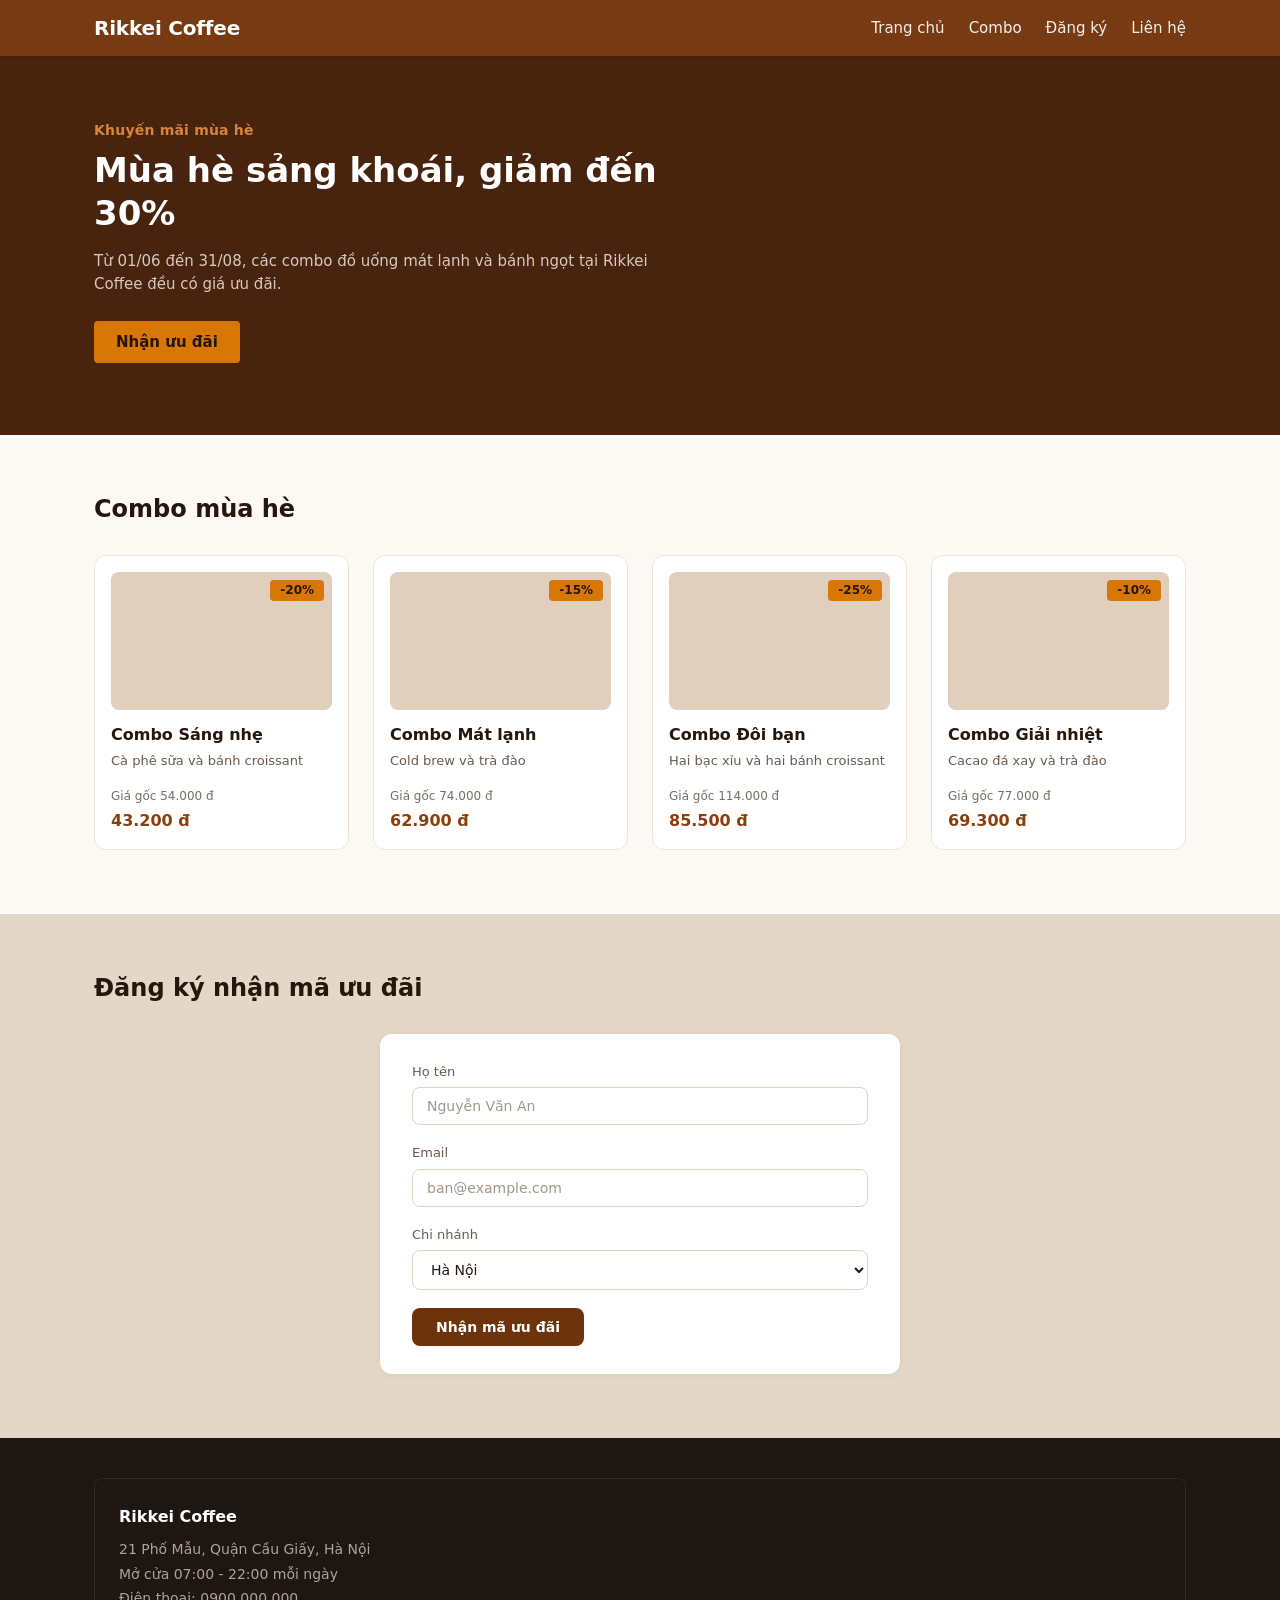
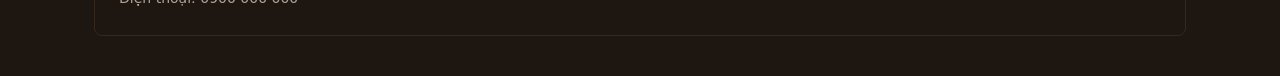
<file: index.html>
<!DOCTYPE html>
<html lang="vi">
<head>
  <meta charset="UTF-8">
  <meta name="viewport" content="width=device-width, initial-scale=1.0">
  <title>Rikkei Coffee - Cà phê chuẩn vị, Mùa hè sảng khoái</title>
  <link rel="stylesheet" href="style.css">
</head>
<body>

  <!-- ==================== ĐẦU TRANG (HEADER) ==================== -->
  <header class="site-header">
    <div class="header-container">
      <a href="#" class="brand-logo">Rikkei Coffee</a>
      
      <!-- Nút ba gạch hiển thị trên thiết bị di động (< 768px) -->
      <button class="hamburger-btn" type="button" aria-label="Menu" aria-expanded="false">
        <span class="hamburger-line"></span>
        <span class="hamburger-line"></span>
        <span class="hamburger-line"></span>
      </button>

      <!-- Thanh điều hướng menu trên máy tính (>= 768px) -->
      <nav class="site-nav" aria-label="Điều hướng chính">
        <ul class="nav-list">
          <li class="nav-item"><a href="#" class="nav-link">Trang chủ</a></li>
          <li class="nav-item"><a href="#combo" class="nav-link">Combo</a></li>
          <li class="nav-item"><a href="#register" class="nav-link">Đăng ký</a></li>
          <li class="nav-item"><a href="#footer" class="nav-link">Liên hệ</a></li>
        </ul>
      </nav>
    </div>
  </header>

  <!-- ==================== NỘI DUNG CHÍNH (MAIN) ==================== -->
  <main class="main-content">

    <!-- ==================== PHẦN MỞ ĐẦU (HERO) ==================== -->
    <section class="hero-section">
      <div class="container hero-container">
        <p class="hero-subtitle">Khuyến mãi mùa hè</p>
        <h1 class="hero-title">Mùa hè sảng khoái, giảm đến 30%</h1>
        <p class="hero-desc">
          Từ 01/06 đến 31/08, các combo đồ uống mát lạnh và bánh ngọt tại Rikkei Coffee đều có giá ưu đãi.
        </p>
        <a href="#combo" class="btn btn-hero">Nhận ưu đãi</a>
      </div>
    </section>

    <!-- ==================== LƯỚI COMBO (COMBO SECTION) ==================== -->
    <section class="combo-section" id="combo">
      <div class="container">
        <h2 class="section-title">Combo mùa hè</h2>
        <div class="combo-grid">
          
          <!-- Thẻ Combo 1 -->
          <article class="combo-card">
            <div class="combo-image">
              <span class="discount-badge">-20%</span>
            </div>
            <h3 class="combo-name">Combo Sáng nhẹ</h3>
            <p class="combo-desc">Cà phê sữa và bánh croissant</p>
            <div class="combo-price-group">
              <p class="combo-old-price">Giá gốc 54.000 đ</p>
              <p class="combo-price">43.200 đ</p>
            </div>
          </article>

          <!-- Thẻ Combo 2 -->
          <article class="combo-card">
            <div class="combo-image">
              <span class="discount-badge">-15%</span>
            </div>
            <h3 class="combo-name">Combo Mát lạnh</h3>
            <p class="combo-desc">Cold brew và trà đào</p>
            <div class="combo-price-group">
              <p class="combo-old-price">Giá gốc 74.000 đ</p>
              <p class="combo-price">62.900 đ</p>
            </div>
          </article>

          <!-- Thẻ Combo 3 -->
          <article class="combo-card">
            <div class="combo-image">
              <span class="discount-badge">-25%</span>
            </div>
            <h3 class="combo-name">Combo Đôi bạn</h3>
            <p class="combo-desc">Hai bạc xỉu và hai bánh croissant</p>
            <div class="combo-price-group">
              <p class="combo-old-price">Giá gốc 114.000 đ</p>
              <p class="combo-price">85.500 đ</p>
            </div>
          </article>

          <!-- Thẻ Combo 4 -->
          <article class="combo-card">
            <div class="combo-image">
              <span class="discount-badge">-10%</span>
            </div>
            <h3 class="combo-name">Combo Giải nhiệt</h3>
            <p class="combo-desc">Cacao đá xay và trà đào</p>
            <div class="combo-price-group">
              <p class="combo-old-price">Giá gốc 77.000 đ</p>
              <p class="combo-price">69.300 đ</p>
            </div>
          </article>

        </div>
      </div>
    </section>

    <!-- ==================== KHỐI ĐĂNG KÝ (REGISTER SECTION) ==================== -->
    <section class="register-section" id="register">
      <div class="container">
        <h2 class="section-title">Đăng ký nhận mã ưu đãi</h2>
        <div class="register-card-wrapper">
          <form class="register-card" action="#" method="post">
            <div class="form-group">
              <label for="fullname">Họ tên</label>
              <input type="text" id="fullname" name="fullname" placeholder="Nguyễn Văn An" required>
            </div>

            <div class="form-group">
              <label for="email">Email</label>
              <input type="email" id="email" name="email" placeholder="ban@example.com" required>
            </div>

            <div class="form-group">
              <label for="branch">Chi nhánh</label>
              <div class="select-wrapper">
                <select id="branch" name="branch">
                  <option value="hn">Hà Nội</option>
                  <option value="hcm">TP. Hồ Chí Minh</option>
                  <option value="dn">Đà Nẵng</option>
                </select>
              </div>
            </div>

            <button type="submit" class="btn btn-submit">Nhận mã ưu đãi</button>
          </form>
        </div>
      </div>
    </section>

  </main>

  <!-- ==================== CHÂN TRANG (FOOTER) ==================== -->
  <footer class="site-footer" id="footer">
    <div class="container">
      <div class="footer-card">
        <p class="footer-brand">Rikkei Coffee</p>
        <p class="footer-text">21 Phố Mẫu, Quận Cầu Giấy, Hà Nội</p>
        <p class="footer-text">Mở cửa 07:00 - 22:00 mỗi ngày</p>
        <p class="footer-text">Điện thoại: 0900 000 000</p>
      </div>
    </div>
  </footer>

</body>
</html>
</file>
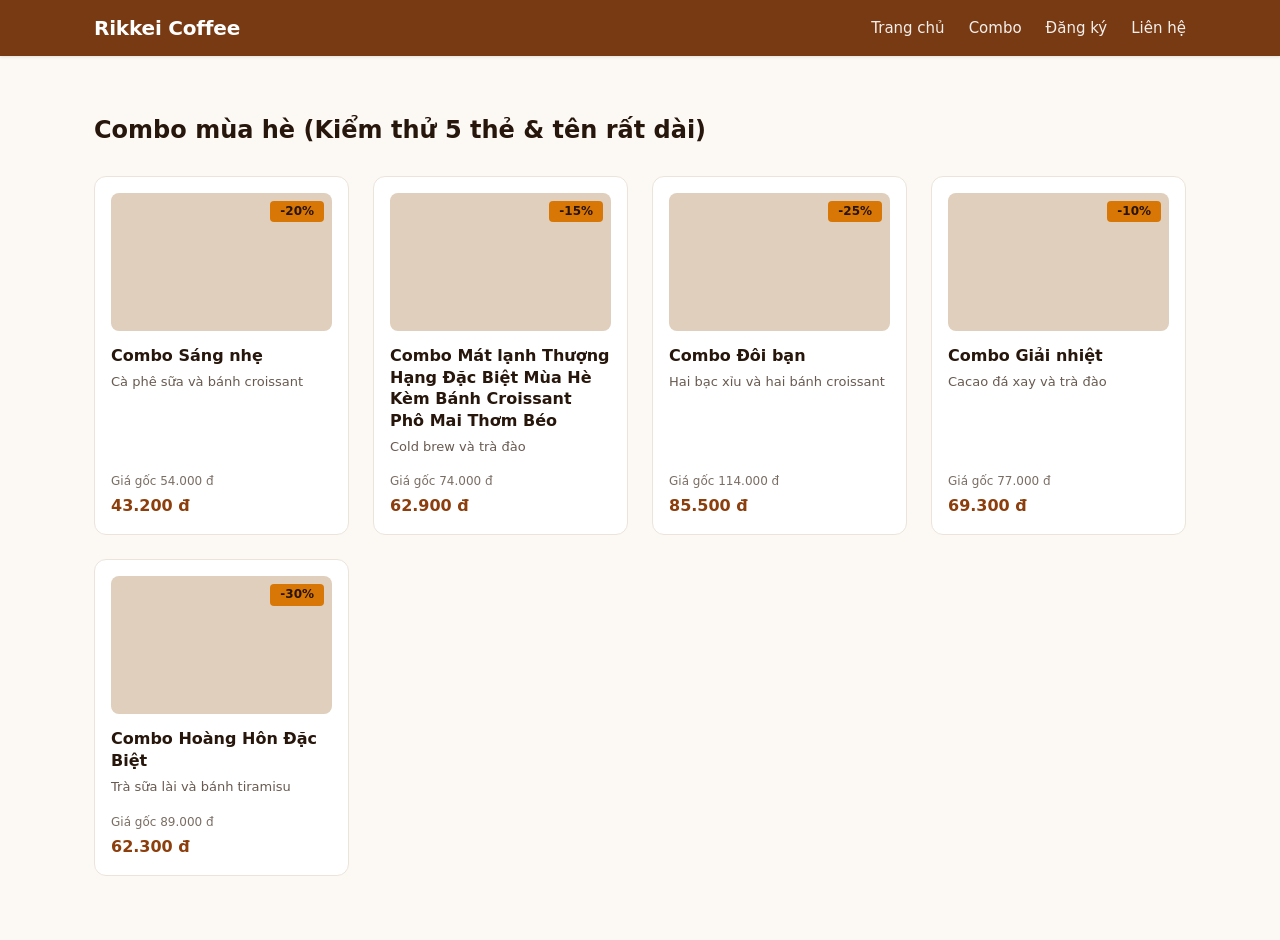
<file: test-expansion.html>
<!DOCTYPE html>
<html lang="vi">
<head>
  <meta charset="UTF-8">
  <meta name="viewport" content="width=device-width, initial-scale=1.0">
  <title>Kiểm tra mở rộng: Thẻ thứ 5 & Tên siêu dài - Rikkei Coffee</title>
  <link rel="stylesheet" href="style.css">
</head>
<body>

  <!-- ==================== ĐẦU TRANG (HEADER) ==================== -->
  <header class="site-header">
    <div class="header-container">
      <a href="#" class="brand-logo">Rikkei Coffee</a>
      <button class="hamburger-btn" type="button" aria-label="Menu">
        <span class="hamburger-line"></span>
        <span class="hamburger-line"></span>
        <span class="hamburger-line"></span>
      </button>
      <nav class="site-nav" aria-label="Điều hướng chính">
        <ul class="nav-list">
          <li class="nav-item"><a href="#" class="nav-link">Trang chủ</a></li>
          <li class="nav-item"><a href="#combo" class="nav-link">Combo</a></li>
          <li class="nav-item"><a href="#register" class="nav-link">Đăng ký</a></li>
          <li class="nav-item"><a href="#footer" class="nav-link">Liên hệ</a></li>
        </ul>
      </nav>
    </div>
  </header>

  <main class="main-content">
    <!-- ==================== LƯỚI COMBO KIỂM THỬ YÊU CẦU 9 ==================== -->
    <section class="combo-section" id="combo">
      <div class="container">
        <h2 class="section-title">Combo mùa hè (Kiểm thử 5 thẻ & tên rất dài)</h2>
        <div class="combo-grid">
          
          <!-- Thẻ Combo 1: Tên bình thường -->
          <article class="combo-card">
            <div class="combo-image">
              <span class="discount-badge">-20%</span>
            </div>
            <h3 class="combo-name">Combo Sáng nhẹ</h3>
            <p class="combo-desc">Cà phê sữa và bánh croissant</p>
            <div class="combo-price-group">
              <p class="combo-old-price">Giá gốc 54.000 đ</p>
              <p class="combo-price">43.200 đ</p>
            </div>
          </article>

          <!-- Thẻ Combo 2: TÊN RẤT DÀI ĐỂ KIỂM THỬ XUỐNG DÒNG KHÔNG TRÀN KHUNG -->
          <article class="combo-card">
            <div class="combo-image">
              <span class="discount-badge">-15%</span>
            </div>
            <h3 class="combo-name">Combo Mát lạnh Thượng Hạng Đặc Biệt Mùa Hè Kèm Bánh Croissant Phô Mai Thơm Béo</h3>
            <p class="combo-desc">Cold brew và trà đào</p>
            <div class="combo-price-group">
              <p class="combo-old-price">Giá gốc 74.000 đ</p>
              <p class="combo-price">62.900 đ</p>
            </div>
          </article>

          <!-- Thẻ Combo 3 -->
          <article class="combo-card">
            <div class="combo-image">
              <span class="discount-badge">-25%</span>
            </div>
            <h3 class="combo-name">Combo Đôi bạn</h3>
            <p class="combo-desc">Hai bạc xỉu và hai bánh croissant</p>
            <div class="combo-price-group">
              <p class="combo-old-price">Giá gốc 114.000 đ</p>
              <p class="combo-price">85.500 đ</p>
            </div>
          </article>

          <!-- Thẻ Combo 4 -->
          <article class="combo-card">
            <div class="combo-image">
              <span class="discount-badge">-10%</span>
            </div>
            <h3 class="combo-name">Combo Giải nhiệt</h3>
            <p class="combo-desc">Cacao đá xay và trà đào</p>
            <div class="combo-price-group">
              <p class="combo-old-price">Giá gốc 77.000 đ</p>
              <p class="combo-price">69.300 đ</p>
            </div>
          </article>

          <!-- Thẻ Combo 5 (TỰ THÊM BẰNG HTML ĐỂ KIỂM THỬ YÊU CẦU 9) -->
          <article class="combo-card">
            <div class="combo-image">
              <span class="discount-badge">-30%</span>
            </div>
            <h3 class="combo-name">Combo Hoàng Hôn Đặc Biệt</h3>
            <p class="combo-desc">Trà sữa lài và bánh tiramisu</p>
            <div class="combo-price-group">
              <p class="combo-old-price">Giá gốc 89.000 đ</p>
              <p class="combo-price">62.300 đ</p>
            </div>
          </article>

        </div>
      </div>
    </section>
  </main>

</body>
</html>
</file>
<file: style.css>
/* ==========================================================================
   HỆ THỐNG BIẾN CSS & THIẾT LẬP CƠ BẢN (ROOT, RESET, ACCESSIBILITY)
   ========================================================================== */

:root {
  /* Biến màu sắc (Color Palette) */
  --color-header-bg: #783a12;
  --color-hero-bg: #48230e;
  --color-hero-tag: #d98539;
  --color-hero-desc: #d9c8bc;
  --color-accent: #d97706;
  --color-accent-hover: #b45309;
  --color-combo-bg: #fcf9f4;
  --color-card-bg: #ffffff;
  --color-card-border: #ece4da;
  --color-card-img: #dfcfbc;
  --color-badge-text: #271408;
  --color-price: #8c3e0d;
  --color-price-old: #7a6e64;
  --color-register-bg: #e4d7c7;
  --color-form-border: #dcd2c6;
  --color-form-border-focus: #8c3e0d;
  --color-btn-submit: #6c330c;
  --color-btn-submit-hover: #542608;
  --color-footer-bg: #1e1611;
  --color-footer-border: #36281e;
  --color-footer-text: #b0a296;
  --color-text-dark: #27160b;
  --color-text-muted: #685a50;
  --color-white: #ffffff;

  /* Biến khoảng cách (Spacing Scale) */
  --spacing-xs: 0.25rem;   /* 4px */
  --spacing-sm: 0.5rem;    /* 8px */
  --spacing-md: 1rem;      /* 16px */
  --spacing-lg: 1.5rem;    /* 24px */
  --spacing-xl: 2rem;      /* 32px */
  --spacing-2xl: 3rem;     /* 48px */
  --spacing-3xl: 4rem;     /* 64px */

  /* Biến bo góc (Border Radius Scale) */
  --radius-sm: 4px;
  --radius-md: 8px;
  --radius-lg: 12px;
  --radius-xl: 16px;
  --radius-full: 9999px;
}

/* CSS Reset & Thiết lập nền tảng */
*, *::before, *::after {
  box-sizing: border-box;
  margin: 0;
  padding: 0;
}

html {
  font-size: 16px;
  scroll-behavior: smooth;
}

body {
  font-family: system-ui, -apple-system, "Segoe UI", Roboto, "Helvetica Neue", Arial, sans-serif;
  color: var(--color-text-dark);
  background-color: var(--color-combo-bg);
  line-height: 1.5;
  -webkit-font-smoothing: antialiased;
  overflow-x: hidden;
  width: 100%;
}

/* Lớp khung chứa dùng chung căn giữa màn hình */
.container {
  width: 100%;
  max-width: 1140px;
  margin: 0 auto;
  padding: 0 var(--spacing-lg);
}

/* Định kiểu phản hồi tiêu điểm bàn phím (Phím Tab) không xô lệch bố cục */
a:focus-visible,
button:focus-visible {
  outline: 2px solid var(--color-accent);
  outline-offset: 2px;
}

input:focus-visible,
select:focus-visible {
  outline: 2px solid var(--color-form-border-focus);
  outline-offset: 1px;
}

/* ==========================================================================
   1. ĐẦU TRANG (HEADER)
   Khối đầu trang: Thanh điều hướng cố định, logo và menu thích ứng theo màn hình
   ========================================================================== */

.site-header {
  position: sticky;
  top: 0;
  left: 0;
  width: 100%;
  height: 56px;
  background-color: var(--color-header-bg);
  z-index: 1000; /* Nằm trên mọi nội dung khác khi cuộn trang, kể cả nhãn giảm giá */
  box-shadow: 0 1px 3px rgba(0, 0, 0, 0.1);
}

.header-container {
  width: 100%;
  max-width: 1140px;
  height: 100%;
  margin: 0 auto;
  padding: 0 var(--spacing-lg);
  display: flex;
  align-items: center;
  justify-content: space-between;
}

.brand-logo {
  font-size: 1.25rem;
  font-weight: 700;
  color: var(--color-white);
  text-decoration: none;
  letter-spacing: -0.2px;
  transition: opacity 0.2s ease;
}

.brand-logo:hover {
  opacity: 0.9;
}

/* Nút biểu tượng ba gạch trên di động (< 768px) */
.hamburger-btn {
  display: flex;
  flex-direction: column;
  justify-content: space-between;
  width: 26px;
  height: 20px;
  padding: 2px 0;
  background: transparent;
  border: none;
  cursor: pointer;
  transition: opacity 0.2s ease;
}

.hamburger-btn:hover {
  opacity: 0.8;
}

.hamburger-line {
  display: block;
  width: 100%;
  height: 2.5px;
  background-color: var(--color-white);
  border-radius: 2px;
}

/* Danh sách liên kết điều hướng trên máy tính */
.site-nav {
  display: none; /* Mặc định ẩn trên màn hình nhỏ < 768px */
}

.nav-list {
  display: flex;
  align-items: center;
  gap: var(--spacing-lg);
  list-style: none;
}

.nav-link {
  font-size: 0.9375rem;
  font-weight: 500;
  color: rgba(255, 255, 255, 0.92);
  text-decoration: none;
  transition: color 0.2s ease;
}

.nav-link:hover {
  color: var(--color-white);
}

/* ==========================================================================
   2. PHẦN MỞ ĐẦU (HERO)
   Khối phần mở đầu: Biểu ngữ giới thiệu chương trình khuyến mãi mùa hè và nút nhận ưu đãi
   ========================================================================== */

.hero-section {
  background-color: var(--color-hero-bg);
  color: var(--color-white);
  padding: 64px 0 72px;
}

.hero-container {
  display: flex;
  flex-direction: column;
  align-items: flex-start;
}

.hero-subtitle {
  font-size: 0.875rem;
  font-weight: 600;
  color: var(--color-hero-tag);
  margin-bottom: var(--spacing-sm);
  letter-spacing: 0.2px;
}

.hero-title {
  font-size: 2.125rem;
  font-weight: 700;
  line-height: 1.25;
  color: var(--color-white);
  margin-bottom: var(--spacing-md);
  max-width: 650px;
}

.hero-desc {
  font-size: 0.9375rem;
  line-height: 1.55;
  color: var(--color-hero-desc);
  margin-bottom: var(--spacing-lg);
  max-width: 580px;
}

.btn {
  display: inline-flex;
  align-items: center;
  justify-content: center;
  font-family: inherit;
  font-weight: 600;
  text-decoration: none;
  cursor: pointer;
  transition: background-color 0.2s ease;
}

.btn-hero {
  background-color: var(--color-accent);
  color: var(--color-badge-text);
  font-size: 0.9375rem;
  padding: 10px 22px;
  border-radius: var(--radius-sm);
  border: none;
}

.btn-hero:hover {
  background-color: var(--color-accent-hover);
}

/* ==========================================================================
   3. LƯỚI COMBO (COMBO SECTION)
   Khối lưới combo: Lưới các thẻ combo sản phẩm tự co giãn và nhãn giảm giá đè góc ảnh
   ========================================================================== */

.combo-section {
  background-color: var(--color-combo-bg);
  padding: 56px 0 64px;
}

.section-title {
  font-size: 1.5rem;
  font-weight: 700;
  color: var(--color-text-dark);
  margin-bottom: 28px;
}

.combo-grid {
  display: grid;
  grid-template-columns: 1fr;
  gap: var(--spacing-lg);
  align-items: stretch; /* Đảm bảo các thẻ cùng một hàng luôn cao bằng nhau */
}

.combo-card {
  background-color: var(--color-card-bg);
  border: 1px solid var(--color-card-border);
  border-radius: var(--radius-lg);
  padding: var(--spacing-md);
  display: flex;
  flex-direction: column;
  height: 100%;
  transition: box-shadow 0.2s ease;
}

.combo-card:hover {
  box-shadow: 0 6px 16px rgba(0, 0, 0, 0.06);
}

.combo-image {
  position: relative;
  width: 100%;
  aspect-ratio: 16 / 10;
  background-color: var(--color-card-img);
  border-radius: var(--radius-md);
  overflow: hidden;
  margin-bottom: 14px;
}

/* Nhãn giảm giá nằm đè lên góc trên bên phải của khối ảnh */
.discount-badge {
  position: absolute;
  top: 8px;
  right: 8px;
  z-index: 2;
  background-color: var(--color-accent);
  color: var(--color-badge-text);
  font-size: 0.75rem;
  font-weight: 700;
  padding: 4px 10px;
  border-radius: var(--radius-sm);
  line-height: 1.1;
  pointer-events: none;
}

.combo-name {
  font-size: 1rem;
  font-weight: 700;
  color: var(--color-text-dark);
  margin-bottom: 6px;
  line-height: 1.35;
  overflow-wrap: break-word;
  word-break: break-word; /* Đảm bảo tên rất dài không tràn khung hay cắt chữ */
}

.combo-desc {
  font-size: 0.8125rem;
  color: var(--color-text-muted);
  line-height: 1.45;
  margin-bottom: 12px;
}

.combo-price-group {
  margin-top: auto; /* Đẩy khối giá xuống sát đáy thẻ để các thẻ luôn thẳng hàng */
  padding-top: var(--spacing-xs);
}

.combo-old-price {
  font-size: 0.75rem;
  color: var(--color-price-old);
  margin-bottom: 4px;
}

.combo-price {
  font-size: 1rem;
  font-weight: 700;
  color: var(--color-price);
}

/* ==========================================================================
   4. KHỐI ĐĂNG KÝ (REGISTER SECTION)
   Khối đăng ký: Biểu mẫu đăng ký nhận mã ưu đãi kèm nhãn tương ứng từng ô
   ========================================================================== */

.register-section {
  background-color: var(--color-register-bg);
  padding: 56px 0 64px;
}

.register-card-wrapper {
  display: flex;
  justify-content: center;
  width: 100%;
}

.register-card {
  width: 100%;
  max-width: 520px;
  background-color: var(--color-card-bg);
  border-radius: var(--radius-lg);
  padding: 28px 32px;
  box-shadow: 0 2px 8px rgba(0, 0, 0, 0.04);
}

.form-group {
  display: flex;
  flex-direction: column;
  margin-bottom: 18px;
}

.form-group label {
  font-size: 0.8125rem;
  font-weight: 500;
  color: var(--color-text-muted);
  margin-bottom: 6px;
}

.form-group input,
.form-group select {
  width: 100%;
  padding: 10px 14px;
  border: 1px solid var(--color-form-border);
  border-radius: var(--radius-md);
  font-size: 0.875rem;
  font-family: inherit;
  color: var(--color-text-dark);
  background-color: var(--color-white);
  transition: border-color 0.2s ease;
}

.form-group input::placeholder {
  color: #a39587;
}

.form-group input:hover,
.form-group select:hover {
  border-color: #b5a698;
}

.form-group input:focus,
.form-group select:focus {
  border-color: var(--color-form-border-focus);
}

.select-wrapper {
  position: relative;
  width: 100%;
}

.select-wrapper select {
  appearance: auto;
  cursor: pointer;
}

.btn-submit {
  background-color: var(--color-btn-submit);
  color: var(--color-white);
  font-size: 0.875rem;
  font-weight: 700;
  padding: 11px 24px;
  border-radius: var(--radius-md);
  border: none;
  cursor: pointer;
  transition: background-color 0.2s ease;
}

.btn-submit:hover {
  background-color: var(--color-btn-submit-hover);
}

/* ==========================================================================
   5. CHÂN TRANG (FOOTER)
   Khối chân trang: Khung thông tin liên hệ và giờ mở cửa thương hiệu
   ========================================================================== */

.site-footer {
  background-color: var(--color-footer-bg);
  color: var(--color-footer-text);
  padding: 40px 0;
}

.footer-card {
  border: 1px solid var(--color-footer-border);
  border-radius: var(--radius-md);
  padding: 24px;
  font-size: 0.875rem;
  line-height: 1.75;
}

.footer-brand {
  color: var(--color-white);
  font-weight: 700;
  font-size: 1rem;
  margin-bottom: 6px;
}

.footer-text {
  color: var(--color-footer-text);
}

/* ==========================================================================
   RESPONSIVE MEDIA QUERIES (360PX -> 768PX -> 1280PX)
   ========================================================================== */

/* Thiết bị di động nhỏ (360px và dưới 576px) */
@media (max-width: 575.98px) {
  .container {
    padding: 0 var(--spacing-md);
  }

  .header-container {
    padding: 0 var(--spacing-md);
  }

  .hero-section {
    padding: 40px 0 44px;
  }

  .hero-title {
    font-size: 1.625rem;
    line-height: 1.25;
  }

  .hero-desc {
    font-size: 0.875rem;
    line-height: 1.5;
  }

  .combo-section {
    padding: 36px 0 44px;
  }

  .section-title {
    font-size: 1.25rem;
    margin-bottom: 20px;
  }

  .register-section {
    padding: 36px 0 44px;
  }

  .register-card {
    padding: 20px 18px;
  }

  .site-footer {
    padding: 32px 0;
  }

  .footer-card {
    padding: 18px;
    font-size: 0.8125rem;
  }
}

/* Máy tính bảng & Màn hình trung bình (576px đến 991px) */
@media (min-width: 576px) {
  .combo-grid {
    grid-template-columns: repeat(2, 1fr);
  }
}

/* Máy tính bảng ngang & Máy tính để bàn (>= 768px) */
@media (min-width: 768px) {
  /* Yêu cầu 2: Từ 768px trở lên, các liên kết hiển thị đầy đủ và không còn biểu tượng ba gạch */
  .hamburger-btn {
    display: none;
  }

  .site-nav {
    display: block;
  }
}

/* Màn hình máy tính lớn (>= 992px bao gồm 1280px) */
@media (min-width: 992px) {
  .combo-grid {
    grid-template-columns: repeat(4, 1fr);
  }
}
</file>
